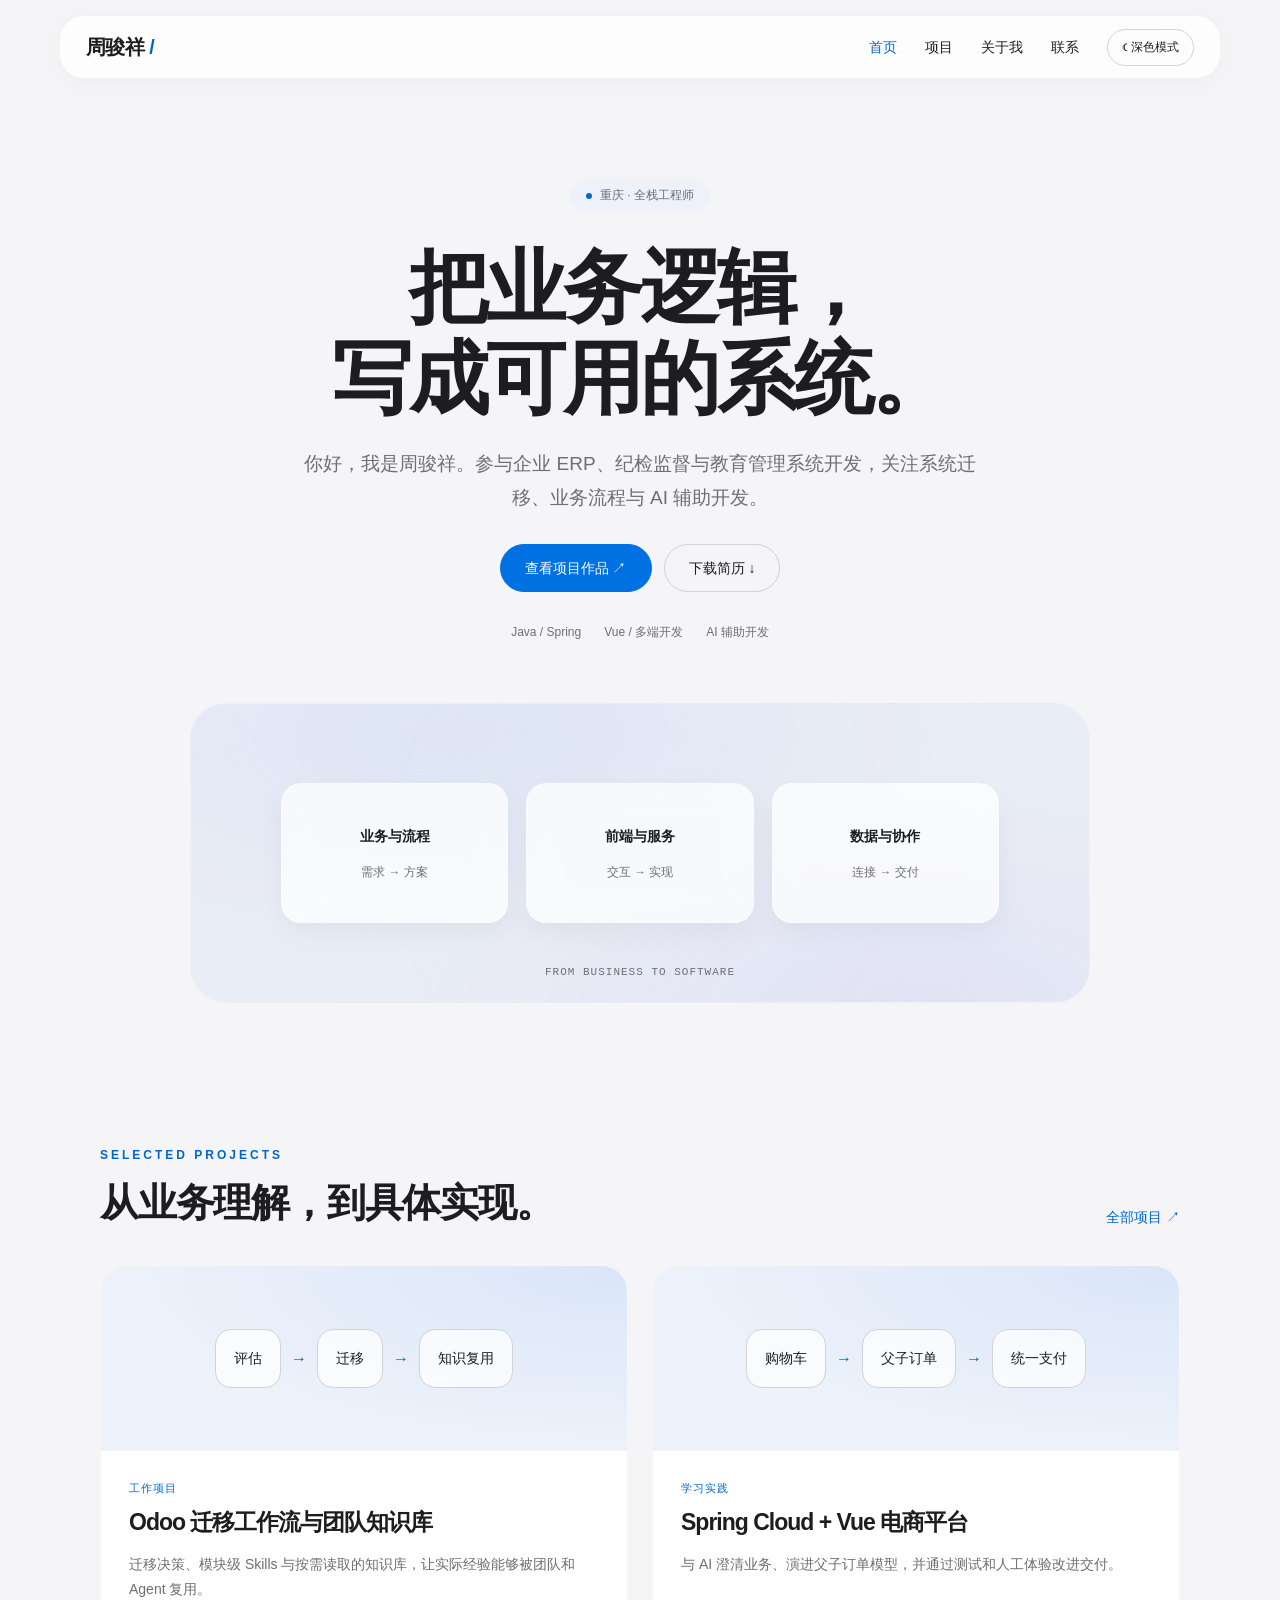
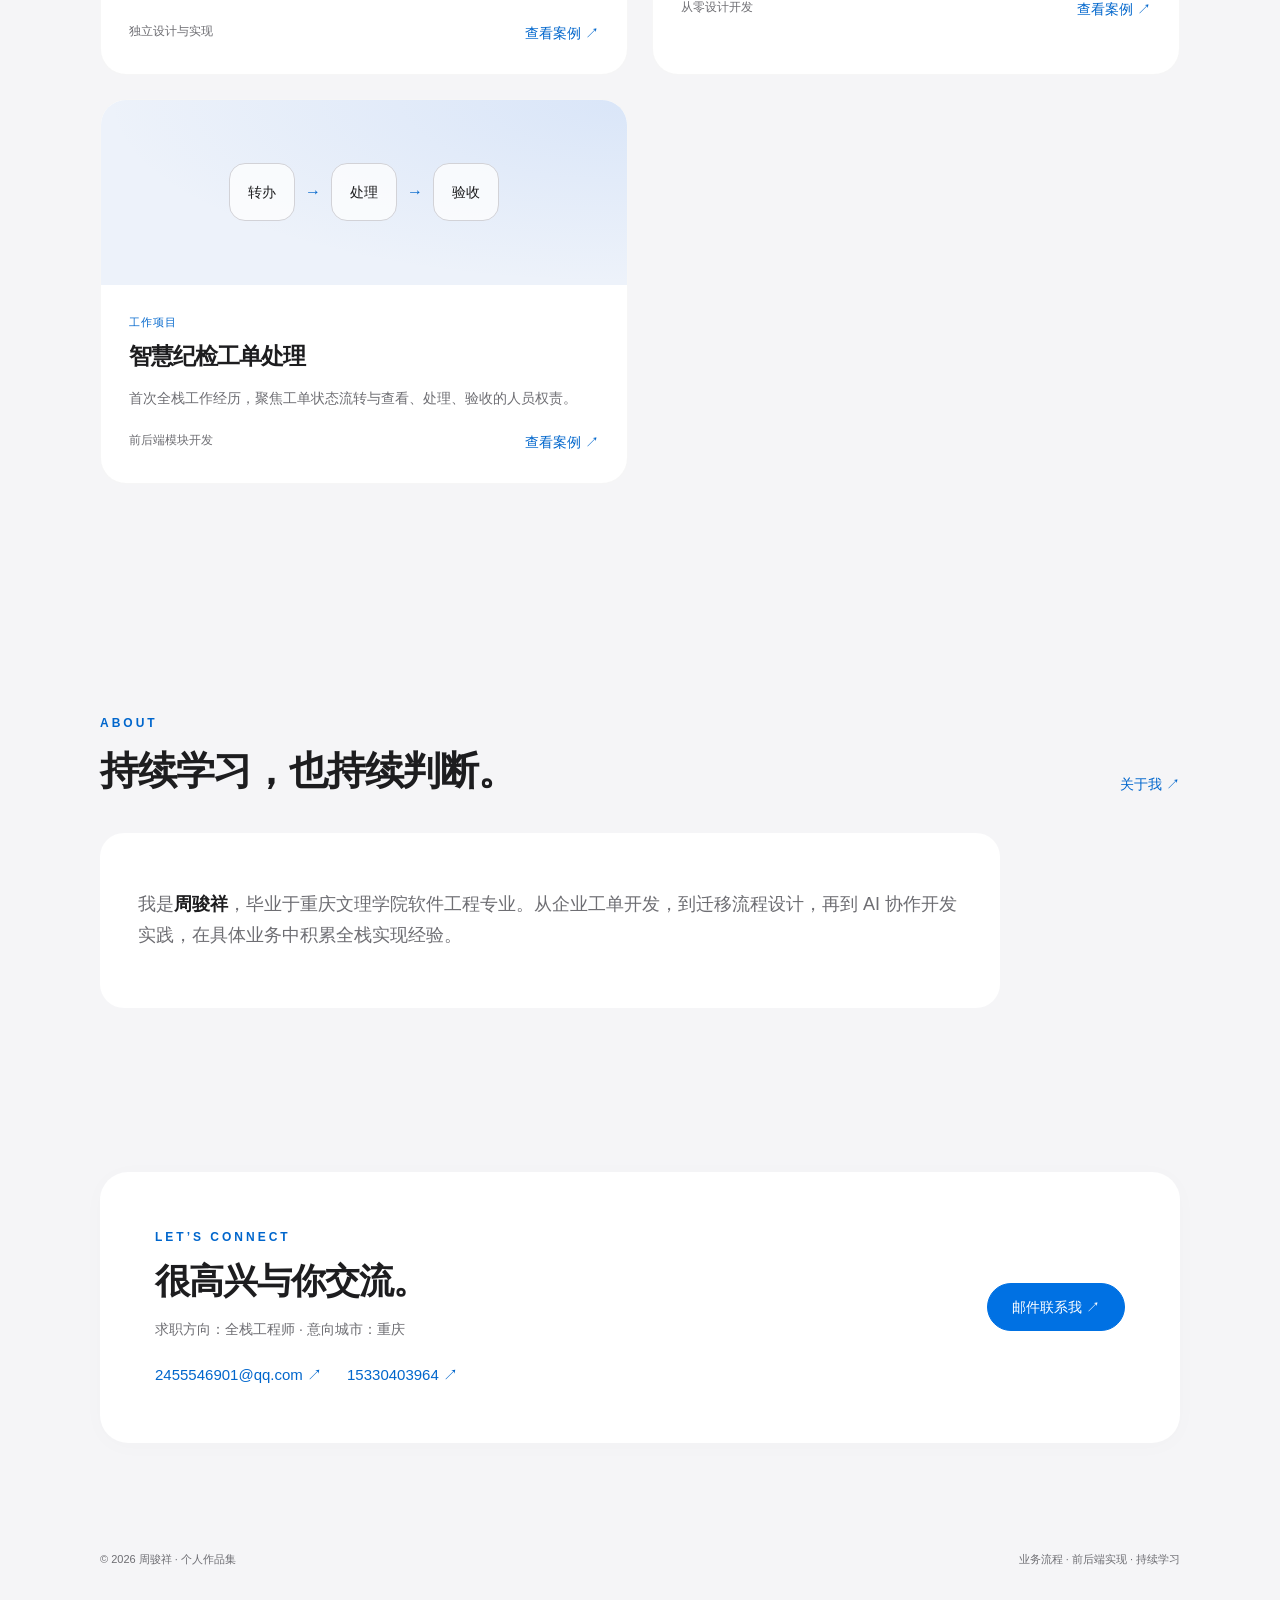
<file: index.html>
<!DOCTYPE html>
<html lang="zh-CN"><head><meta charset="utf-8"/><meta content="width=device-width,initial-scale=1" name="viewport"/><meta content="全栈工程师作品集，周骏祥的全栈工程师作品集。" name="description"/><title>全栈工程师作品集 · 周骏祥</title><script>try{const t=localStorage.getItem('theme');document.documentElement.dataset.theme=t|| (matchMedia('(prefers-color-scheme:dark)').matches?'dark':'light')}catch{}</script><link href="/assets/site.css" rel="stylesheet"/></head><body><header><div class="wrap nav"><a class="brand" href="/">周骏祥<span> /</span></a><nav aria-label="主导航"><a aria-current="page" href="/">首页</a><a href="/projects/">项目</a><a href="/about/">关于我</a><a href="#contact">联系</a><button aria-label="切换深浅模式" class="theme" id="theme">切换主题</button></nav></div></header><main class="wrap"><div class="hero"><div><div class="status"><span class="dot"></span>重庆 · 全栈工程师</div><h1>把业务逻辑，<br/>写成<span>可用的系统。</span></h1><p class="intro">你好，我是周骏祥。参与企业 ERP、纪检监督与教育管理系统开发，关注系统迁移、业务流程与 AI 辅助开发。</p><div class="actions"><a class="button primary" href="/projects/">查看项目作品 ↗</a><a class="button" download="周骏祥-全栈工程师-简历.docx" href="/resume.docx">下载简历 ↓</a></div><div class="meta"><span>Java / Spring</span><span>Vue / 多端开发</span><span>AI 辅助开发</span></div></div><div aria-label="业务、应用和数据三个开发层次的示意" class="visual"><div class="stack"><div class="layer"><strong>业务与流程</strong><small>需求 → 方案</small></div><div class="layer"><strong>前端与服务</strong><small>交互 → 实现</small></div><div class="layer"><strong>数据与协作</strong><small>连接 → 交付</small></div></div><span class="visual-label">FROM BUSINESS TO SOFTWARE</span></div></div><section><div class="section-head"><div><div class="eyebrow">SELECTED PROJECTS</div><h2>从业务理解，到具体实现。</h2></div><a class="link-blue" href="/projects/">全部项目 ↗</a></div><div class="catalog-grid"><article class="case-card" data-category="工作项目"><a href="/projects/odoo-migration/"><div aria-hidden="true" class="case-art"><span>评估</span><i>→</i><span>迁移</span><i>→</i><span>知识复用</span></div><div class="case-copy"><div class="case-type">工作项目</div><h2>Odoo 迁移工作流与团队知识库</h2><p>迁移决策、模块级 Skills 与按需读取的知识库，让实际经验能够被团队和 Agent 复用。</p><div class="case-foot"><span>独立设计与实现</span><span class="link-blue">查看案例 ↗</span></div></div></a></article><article class="case-card" data-category="学习实践"><a href="/projects/ecommerce/"><div aria-hidden="true" class="case-art"><span>购物车</span><i>→</i><span>父子订单</span><i>→</i><span>统一支付</span></div><div class="case-copy"><div class="case-type">学习实践</div><h2>Spring Cloud + Vue 电商平台</h2><p>与 AI 澄清业务、演进父子订单模型，并通过测试和人工体验改进交付。</p><div class="case-foot"><span>从零设计开发</span><span class="link-blue">查看案例 ↗</span></div></div></a></article><article class="case-card" data-category="工作项目"><a href="/projects/discipline/"><div aria-hidden="true" class="case-art"><span>转办</span><i>→</i><span>处理</span><i>→</i><span>验收</span></div><div class="case-copy"><div class="case-type">工作项目</div><h2>智慧纪检工单处理</h2><p>首次全栈工作经历，聚焦工单状态流转与查看、处理、验收的人员权责。</p><div class="case-foot"><span>前后端模块开发</span><span class="link-blue">查看案例 ↗</span></div></div></a></article></div></section><section><div class="section-head"><div><div class="eyebrow">ABOUT</div><h2>持续学习，也持续判断。</h2></div><a class="link-blue" href="/about/">关于我 ↗</a></div><div class="about-intro"><p>我是<strong>周骏祥</strong>，毕业于重庆文理学院软件工程专业。从企业工单开发，到迁移流程设计，再到 AI 协作开发实践，在具体业务中积累全栈实现经验。</p></div></section><section id="contact"><div class="contact"><div><div class="eyebrow">LET’S CONNECT</div><h2>很高兴与你交流。</h2><p>求职方向：全栈工程师 · 意向城市：重庆</p><div class="contact-links"><a href="mailto:2455546901@qq.com">2455546901@qq.com ↗</a><a href="tel:15330403964">15330403964 ↗</a></div></div><a class="button primary" href="mailto:2455546901@qq.com">邮件联系我 ↗</a></div></section><footer><span>© 2026 周骏祥 · 个人作品集</span><span>业务流程 · 前后端实现 · 持续学习</span></footer></main><script src="/assets/theme.js"></script></body></html>
</file>
<file: assets/site.css>
:root{--bg:#f5f6f2;--surface:#fff;--ink:#182b28;--muted:#626e68;--line:#d9dfd7;--accent:#16735a;--soft:#e6eee6;--hero:#dce8dd;--nav:rgba(245,246,242,.94)}[data-theme=dark]{--bg:#111b19;--surface:#182623;--ink:#e6efe7;--muted:#a1b2a8;--line:#34443d;--accent:#9be0ba;--soft:#233b30;--hero:#223c30;--nav:rgba(17,27,25,.94)}*{box-sizing:border-box}html{scroll-behavior:smooth;scroll-padding-top:90px}body{margin:0;background:var(--bg);color:var(--ink);font:16px/1.75 -apple-system,BlinkMacSystemFont,'PingFang SC','Microsoft YaHei',sans-serif}a{color:inherit;text-decoration:none}button{font:inherit;cursor:pointer}a:focus-visible,button:focus-visible,summary:focus-visible{outline:3px solid var(--accent);outline-offset:5px}header{position:sticky;top:0;z-index:10;border-bottom:1px solid var(--line);background:var(--nav);backdrop-filter:blur(18px)}.wrap{max-width:1180px;margin:auto;padding:0 40px}.nav{height:80px;display:flex;align-items:center;justify-content:space-between;gap:20px}.brand{font-weight:700;font-size:20px;letter-spacing:-1px}.brand span{color:var(--accent)}nav{display:flex;gap:28px;font-size:14px;align-items:center}.theme{background:var(--surface);color:var(--ink);border:1px solid var(--line);border-radius:30px;padding:7px 14px;font-size:13px}.hero{padding:96px 0 80px;display:grid;grid-template-columns:1.25fr 1fr;gap:65px;align-items:center}.eyebrow{font-size:12px;letter-spacing:3px;color:var(--accent);font-weight:700}.status{display:inline-flex;align-items:center;gap:8px;border:1px solid var(--line);border-radius:24px;padding:5px 13px;font-size:12px;color:var(--muted)}.dot{width:6px;height:6px;background:var(--accent);border-radius:50%}h1{font-size:clamp(44px,6vw,74px);line-height:1.14;letter-spacing:-3px;margin:27px 0}h1 span{color:var(--accent)}.intro{color:var(--muted);max-width:520px;font-size:17px}.actions{display:flex;gap:12px;margin-top:30px;flex-wrap:wrap}.button{padding:11px 22px;border:1px solid var(--line);border-radius:7px;font-size:14px;display:inline-block}.primary{background:var(--ink);color:var(--bg);border-color:var(--ink)}.meta{display:flex;gap:23px;font-size:12px;color:var(--muted);margin-top:30px}.visual{height:430px;background:var(--hero);border-radius:140px 140px 20px 20px;position:relative;display:flex;align-items:center;justify-content:center;overflow:hidden}.visual:before{content:'';position:absolute;width:310px;height:310px;border:1px solid var(--accent);border-radius:50%;opacity:.17}.visual:after{content:'';position:absolute;width:400px;height:400px;border:1px solid var(--accent);border-radius:50%;opacity:.1}.stack{width:78%;position:relative;z-index:1;transform:rotate(-5deg)}.layer{border:1px solid var(--line);background:var(--surface);padding:18px 22px;border-radius:9px;box-shadow:0 12px 24px #00000009;margin:-3px 0 18px;display:flex;justify-content:space-between;font-size:14px}.layer:nth-child(2){margin-left:18px}.layer:nth-child(3){margin-left:36px}.layer small{color:var(--muted)}.visual-label{position:absolute;bottom:25px;left:28px;font:11px monospace;letter-spacing:1px;color:var(--muted)}.strip{display:flex;justify-content:space-between;border-top:1px solid var(--line);border-bottom:1px solid var(--line);padding:23px 0;font-size:13px;color:var(--muted);gap:15px}.strip strong{color:var(--ink);font-weight:500}section{padding:82px 0}.section-head{display:flex;justify-content:space-between;align-items:flex-end;gap:30px;margin-bottom:36px}h2{font-size:34px;line-height:1.3;letter-spacing:-1px;margin:12px 0 0}.section-head p{max-width:370px;margin:0;color:var(--muted);font-size:14px}.project{padding:30px;border:1px solid var(--line);background:var(--surface);border-radius:12px;margin-bottom:20px}.project.featured{display:grid;grid-template-columns:1.1fr 1fr;gap:36px}.project-number{font-size:12px;color:var(--muted);letter-spacing:2px}h3{font-size:23px;line-height:1.4;margin:13px 0}.project p{color:var(--muted);font-size:14px}.tags{display:flex;gap:7px;flex-wrap:wrap;margin:20px 0}.tag{background:var(--soft);padding:3px 10px;border-radius:4px;color:var(--accent);font-size:11px}.diagram{background:var(--soft);padding:26px;border-radius:9px;align-self:stretch;display:flex;flex-direction:column;justify-content:center}.diagram-label{font-size:10px;letter-spacing:1px;color:var(--muted);margin-bottom:20px}.flow{display:flex;align-items:center;justify-content:center;gap:8px}.node{background:var(--surface);border:1px solid var(--line);border-radius:6px;padding:12px 8px;text-align:center;font-size:12px;flex:1}.arrow{color:var(--accent)}.diagram-caption{font-size:12px;text-align:center;color:var(--muted);margin-top:20px}.grid{display:grid;grid-template-columns:1fr 1fr;gap:20px}.grid .project{margin:0}.grid .diagram{margin:24px 0}.detail{border-top:1px solid var(--line);padding-top:16px;margin-top:24px}summary{list-style:none;cursor:pointer;font-size:13px;color:var(--accent);display:flex;justify-content:space-between}summary::-webkit-details-marker{display:none}summary:after{content:'+'}details[open] summary:after{content:'−'}.detail ul{padding-left:20px;color:var(--muted);font-size:14px}.detail li{margin:9px 0}.more{margin-top:24px;border-top:1px solid var(--line)}.small-project{padding:20px 0;border-bottom:1px solid var(--line);display:grid;grid-template-columns:260px 1fr;gap:30px}.small-project h3{font-size:16px;margin:0}.small-project p{font-size:13px;color:var(--muted);margin:0}.experience{border-top:1px solid var(--line)}.job{padding:28px 0;border-bottom:1px solid var(--line);display:grid;grid-template-columns:230px 1fr;gap:35px}.date{font-size:13px;color:var(--muted)}.job h3{font-size:20px;margin:0}.job p{font-size:14px;color:var(--muted);max-width:690px;margin:12px 0 0}.role{font-size:12px;color:var(--accent)}.skills{display:grid;grid-template-columns:repeat(4,1fr);gap:25px}.skill{border-top:2px solid var(--accent);padding-top:16px}.skill h3{font-size:17px}.skill p{font-size:13px;color:var(--muted)}.education{display:grid;grid-template-columns:1fr 1fr;gap:50px;padding:34px;border:1px solid var(--line);border-radius:12px}.education h3{margin:0 0 8px}.education p{margin:0;color:var(--muted);font-size:14px}.scores{display:flex;gap:35px;align-items:center}.score strong{font-size:30px;font-weight:500;color:var(--accent)}.score small{display:block;font-size:12px;color:var(--muted)}.contact{padding:55px;background:var(--hero);border-radius:14px;display:flex;align-items:center;justify-content:space-between;gap:30px}.contact h2{margin:10px 0;font-size:35px}.contact p{color:var(--muted);font-size:14px;margin-bottom:0}footer{padding:25px 0 35px;color:var(--muted);font-size:11px;display:flex;justify-content:space-between;gap:20px}.note{font-size:12px;color:var(--muted);margin:22px 0 0}@media(max-width:900px){.hero{gap:30px}.visual{height:360px}.skills{grid-template-columns:1fr 1fr}.project.featured{grid-template-columns:1fr}.job{grid-template-columns:180px 1fr}.scores{gap:20px}}@media(max-width:640px){.wrap{padding:0 22px}.nav{height:68px}nav{gap:14px}nav a{font-size:12px}nav a:nth-child(2),nav a:nth-child(3){display:none}.hero{padding:50px 0;grid-template-columns:1fr;gap:35px}h1{font-size:40px;letter-spacing:-2px}.visual{height:310px;border-radius:90px 90px 12px 12px}.meta{gap:14px}.strip{flex-wrap:wrap;justify-content:flex-start;gap:12px 24px}section{padding:55px 0}.section-head{display:block}.section-head p{margin-top:18px}.grid{grid-template-columns:1fr}.project{padding:22px}.diagram{padding:20px 12px}.small-project,.job{grid-template-columns:1fr;gap:8px}.education{grid-template-columns:1fr;padding:25px;gap:25px}.contact{padding:30px 25px;display:block}.contact .button{margin-top:20px}.contact h2{font-size:29px}footer{flex-direction:column;gap:4px}.skills{gap:20px}}@media(prefers-reduced-motion:reduce){html{scroll-behavior:auto}}

:root{--bg:#f5f5f7;--surface:#fff;--ink:#1d1d1f;--muted:#6e6e73;--line:#d2d2d7;--accent:#0066cc;--soft:#edf2fa;--hero:#e9edf5;--nav:rgba(255,255,255,.74)}[data-theme=dark]{--bg:#09090b;--surface:#19191d;--ink:#f5f5f7;--muted:#a1a1a6;--line:#36363b;--accent:#67b0ff;--soft:#202735;--hero:#171e2b;--nav:rgba(28,28,32,.74)}
body{font-family:-apple-system,BlinkMacSystemFont,'SF Pro Display','PingFang SC',sans-serif}header{background:transparent;border:0;padding:16px 0;backdrop-filter:none;pointer-events:none}.nav{pointer-events:auto;height:62px;border-radius:24px;max-width:1100px;padding:0 25px;background:var(--nav);border:1px solid #ffffff28;box-shadow:0 4px 25px #00000009;backdrop-filter:blur(24px) saturate(150%)}.brand{letter-spacing:-.6px}.theme{border-radius:30px;font-size:12px;background:transparent}.wrap{max-width:1160px}.hero{padding:85px 0 60px;display:block;text-align:center}.status{border:0;background:var(--soft);padding:6px 16px}.hero h1{font-size:clamp(44px,6.5vw,80px);letter-spacing:-3px;font-weight:650;margin:30px 0 23px}.hero h1 span{color:var(--ink)}.hero .intro{max-width:680px;margin:auto;font-size:19px}.hero .actions,.hero .meta{justify-content:center}.button{border-radius:30px;padding:11px 24px}.primary{background:#0071e3;color:white;border-color:#0071e3}.visual{height:300px;max-width:900px;margin:60px auto 0;border-radius:36px;background:radial-gradient(ellipse at 30% 10%,#aabef22e,transparent 55%),radial-gradient(ellipse at 80% 100%,#b2a8ee24,transparent 50%),var(--hero);border:1px solid #ffffff30}.visual:before{width:500px;height:500px;border-color:var(--line)}.visual:after{width:700px;height:700px;border-color:var(--line)}.stack{width:80%;display:flex;gap:18px;transform:none}.layer,.layer:nth-child(2),.layer:nth-child(3){margin:0;min-height:140px;flex:1;flex-direction:column;justify-content:center;gap:13px;border-radius:20px;background:var(--nav);backdrop-filter:blur(15px);box-shadow:0 10px 28px #0000000b;border:1px solid #ffffff30}.visual-label{left:0;right:0;bottom:24px}.strip{border-top:0;margin-top:20px}.project{border:0;border-radius:24px;padding:36px;box-shadow:0 2px 12px #00000003}.diagram{border-radius:18px}.node{border-radius:12px}.tag{border-radius:20px;padding:4px 12px}.section-head h2{font-size:39px;letter-spacing:-1.2px}.contact{background:var(--surface);border-radius:28px;padding:55px;box-shadow:0 3px 25px #00000005}.contact-links{display:flex;flex-wrap:wrap;gap:12px 25px;margin-top:20px;color:var(--accent);font-size:15px}.education{border:0;background:var(--surface);border-radius:24px}.skill{border-top:1px solid var(--line)}.page-title{padding:85px 0 40px;max-width:820px}.page-title h1{font-size:62px;line-height:1.15;font-weight:650}.page-title p{color:var(--muted);font-size:19px;max-width:650px}.page-title+.content-section{padding-top:15px}.preview-grid{display:grid;grid-template-columns:1fr 1fr;gap:24px}.preview-card{display:block;padding:36px;border-radius:26px;background:var(--surface);transition:transform .25s}.preview-card:hover{transform:translateY(-4px)}.preview-card h3{font-size:26px}.preview-card p{color:var(--muted);font-size:15px}.link-blue{color:var(--accent);font-size:14px}.about-intro{padding:38px;background:var(--surface);border-radius:24px;max-width:900px}.about-intro p{font-size:18px;color:var(--muted)}.about-intro strong{color:var(--ink)}nav a[aria-current=page]{color:var(--accent)}@media(max-width:640px){header{padding:10px 12px}.nav{height:58px;padding:0 14px;gap:10px;border-radius:22px}.nav .brand{font-size:17px;white-space:nowrap}nav{gap:12px}nav a:nth-child(2),nav a:nth-child(3){display:inline}nav a{font-size:11px}nav .theme{font-size:0;padding:8px}.theme:before{content:'◐';font-size:17px}.hero{padding-top:42px}.hero h1{font-size:40px;letter-spacing:-1.5px}.hero .intro{font-size:16px}.visual{height:230px;margin-top:35px;border-radius:25px}.stack{width:90%;gap:8px}.layer,.layer:nth-child(2),.layer:nth-child(3){padding:16px 8px;min-height:120px;font-size:12px;border-radius:15px}.layer small{font-size:10px}.section-head h2{font-size:30px}.preview-grid{grid-template-columns:1fr}.preview-card{padding:28px}.project{padding:24px}.contact{padding:30px}.page-title{padding:40px 0 24px}.page-title h1{font-size:40px;letter-spacing:-1px}.page-title p{font-size:16px}.about-intro{padding:24px}.about-intro p{font-size:16px}}@media(prefers-reduced-motion:reduce){.preview-card{transition:none}}

.catalog-hero{padding:70px 0 38px}.catalog-hero h1{font-size:clamp(38px,5vw,64px);font-weight:650;letter-spacing:-2px;line-height:1.2}.catalog-hero p{color:var(--muted);max-width:650px;font-size:18px}.filter-tabs{display:flex;gap:10px;flex-wrap:wrap;margin:25px 0}.filter-tabs button{border:1px solid var(--line);border-radius:24px;padding:8px 20px;background:transparent;color:var(--muted);font-size:13px}.filter-tabs button[aria-pressed=true]{background:var(--ink);color:var(--bg);border-color:var(--ink)}.catalog-grid{display:grid;grid-template-columns:1fr 1fr;gap:24px;padding-bottom:65px}.case-card{background:var(--surface);border-radius:26px;overflow:hidden;border:1px solid #88888814;transition:transform .2s}.case-card:hover{transform:translateY(-4px)}.case-card a{display:block;height:100%}.case-art{height:185px;background:radial-gradient(ellipse at top right,#6299ed24,transparent 70%),var(--soft);display:flex;align-items:center;justify-content:center;padding:25px;gap:10px}.case-art span{border:1px solid var(--line);padding:16px 18px;border-radius:16px;background:var(--nav);font-size:14px;text-align:center}.case-art i{color:var(--accent);font-style:normal}.case-copy{padding:28px}.case-copy h2{font-size:23px;margin:10px 0}.case-copy p{color:var(--muted);font-size:14px}.case-type{font-size:11px;color:var(--accent);letter-spacing:1px}.case-foot{display:flex;justify-content:space-between;gap:10px;font-size:12px;margin-top:20px;color:var(--muted)}[hidden]{display:none!important}.breadcrumb{font-size:13px;color:var(--muted);padding-top:30px}.breadcrumb a{color:var(--accent)}.case-hero{padding:40px 0}.case-hero h1{font-size:clamp(36px,5.2vw,60px);line-height:1.2;letter-spacing:-1.5px;max-width:950px}.case-lead{max-width:800px;color:var(--muted);font-size:19px}.case-facts{display:grid;grid-template-columns:repeat(3,1fr);gap:20px;margin:30px 0 10px;padding:24px 0;border-top:1px solid var(--line);border-bottom:1px solid var(--line)}.case-facts small{display:block;color:var(--muted);font-size:12px}.case-facts strong{font-size:14px;font-weight:500}.case-layout{display:grid;grid-template-columns:175px minmax(0,1fr);gap:55px;align-items:start}.toc{position:sticky;top:110px;display:flex;flex-direction:column;gap:12px;padding:20px 0;font-size:13px;color:var(--muted)}.toc a:hover{color:var(--accent)}.story section{padding:28px 0 40px;scroll-margin-top:100px}.story h2{font-size:29px;line-height:1.4;margin:0 0 18px}.story p,.story li{color:var(--muted);font-size:16px;line-height:1.9}.story strong{color:var(--ink)}.story ul{padding-left:22px}.story li{margin:10px 0}.story-panel{background:var(--surface);border-radius:22px;padding:28px;margin:22px 0}.story-flow{display:grid;grid-template-columns:repeat(3,1fr);gap:12px}.story-step{padding:20px;border:1px solid var(--line);border-radius:16px;background:var(--surface)}.story-step small{color:var(--accent);font-size:12px}.story-step h3{font-size:16px;margin:10px 0}.story-step p{font-size:13px;margin:0}.compare{display:grid;grid-template-columns:1fr 1fr;gap:16px}.compare>div{padding:24px;background:var(--surface);border-radius:20px}.compare h3{font-size:18px;margin:0 0 14px}.model{padding:18px;background:var(--soft);border-radius:14px;text-align:center;font-size:14px;line-height:2}.decision{width:100%;border-collapse:collapse;font-size:14px}.decision th,.decision td{text-align:left;padding:15px 10px;border-bottom:1px solid var(--line);vertical-align:top}.decision th{color:var(--ink)}.decision td{color:var(--muted)}.result{background:var(--soft);padding:30px;border-radius:22px}.result-number{font-size:52px;line-height:1.2;color:var(--accent);font-weight:600}.result small{color:var(--muted)}.case-bottom{padding:35px 0;display:flex;justify-content:space-between;gap:20px;border-top:1px solid var(--line);color:var(--accent);font-size:14px}.case-note{font-size:12px!important;color:var(--muted)}@media(max-width:640px){.catalog-hero{padding-top:35px}.catalog-grid{grid-template-columns:1fr;gap:18px}.case-art{height:150px}.case-art span{font-size:12px;padding:14px 12px}.case-copy{padding:24px}.case-layout{grid-template-columns:1fr;gap:0}.toc{position:static;flex-direction:row;flex-wrap:wrap;gap:10px 20px;padding:18px 0;border-bottom:1px solid var(--line)}.case-hero{padding:25px 0}.case-lead{font-size:16px}.case-facts{grid-template-columns:1fr;gap:15px}.story-flow{grid-template-columns:1fr}.compare{grid-template-columns:1fr}.story h2{font-size:25px}.story p,.story li{font-size:15px}.story-panel{padding:20px}.case-bottom{flex-direction:column}.decision th,.decision td{padding:12px 6px;font-size:12px}}@media(prefers-reduced-motion:reduce){.case-card{transition:none}}
</file>
